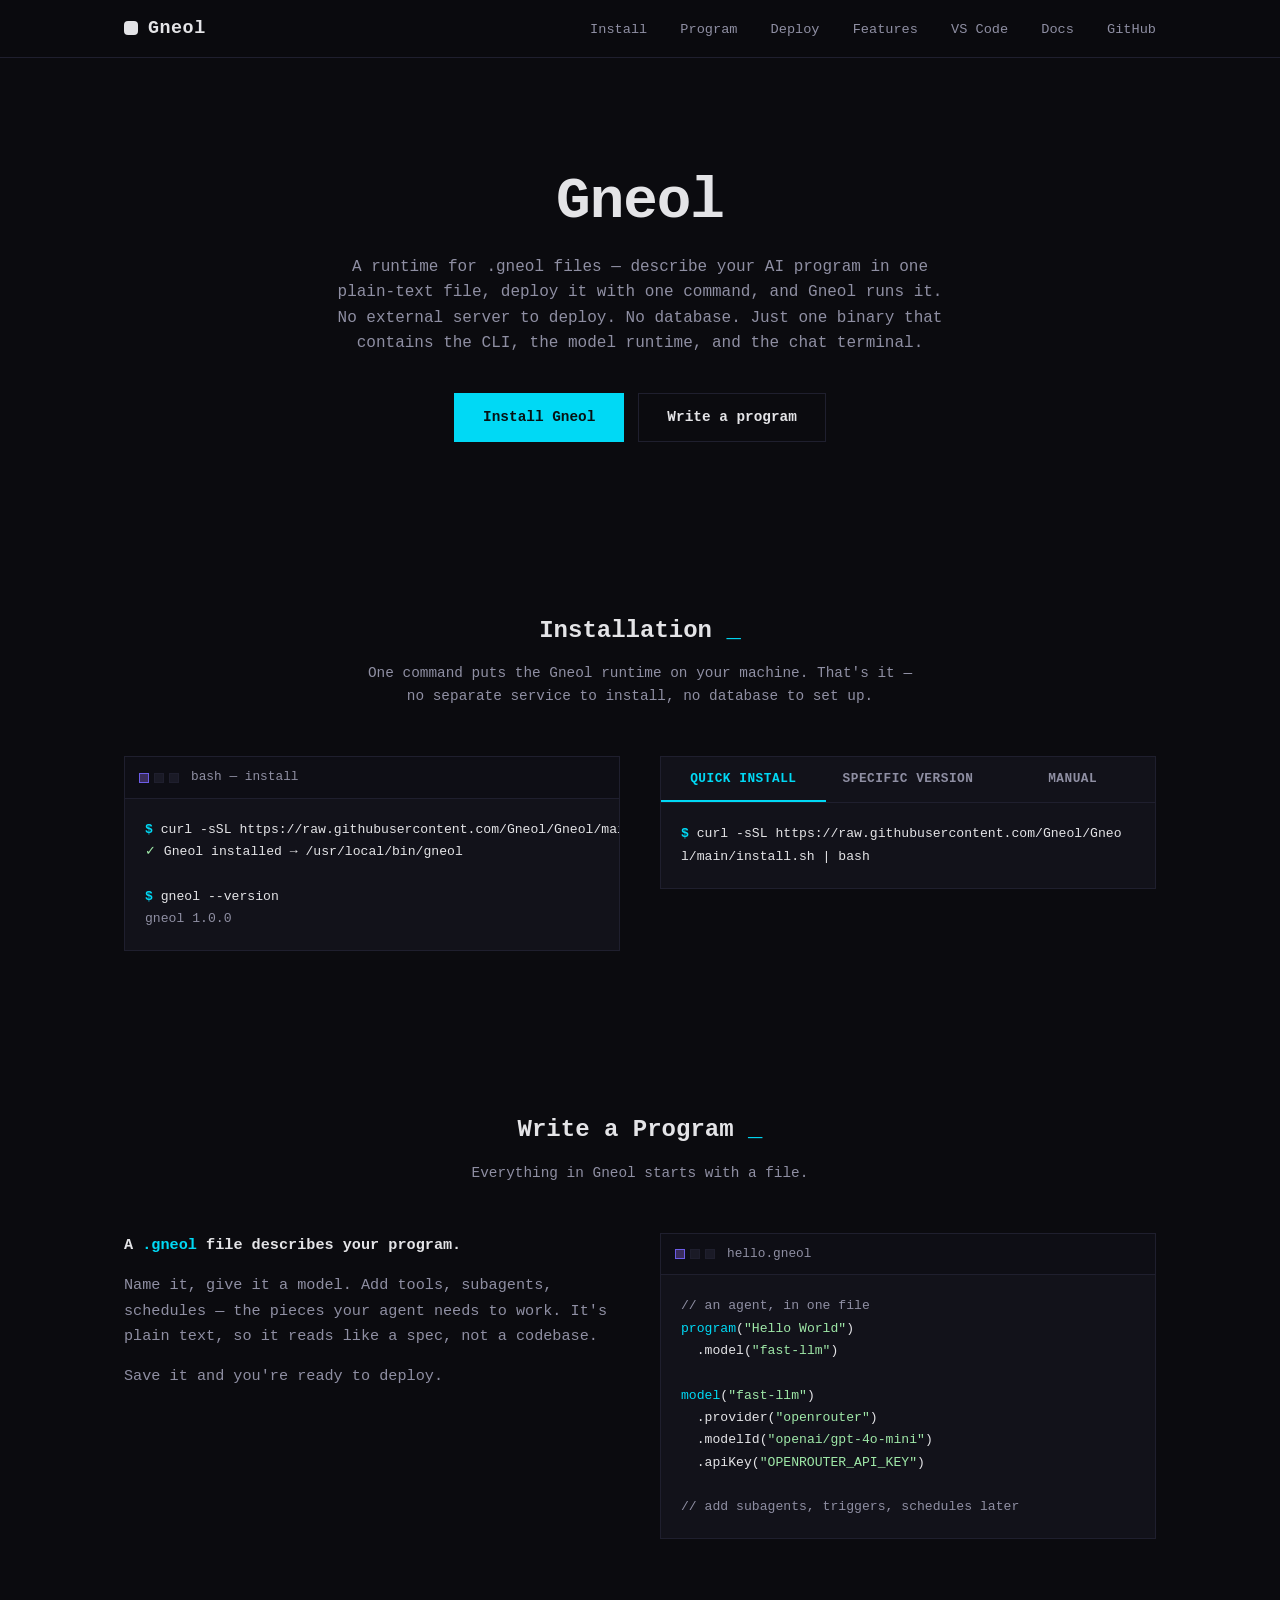
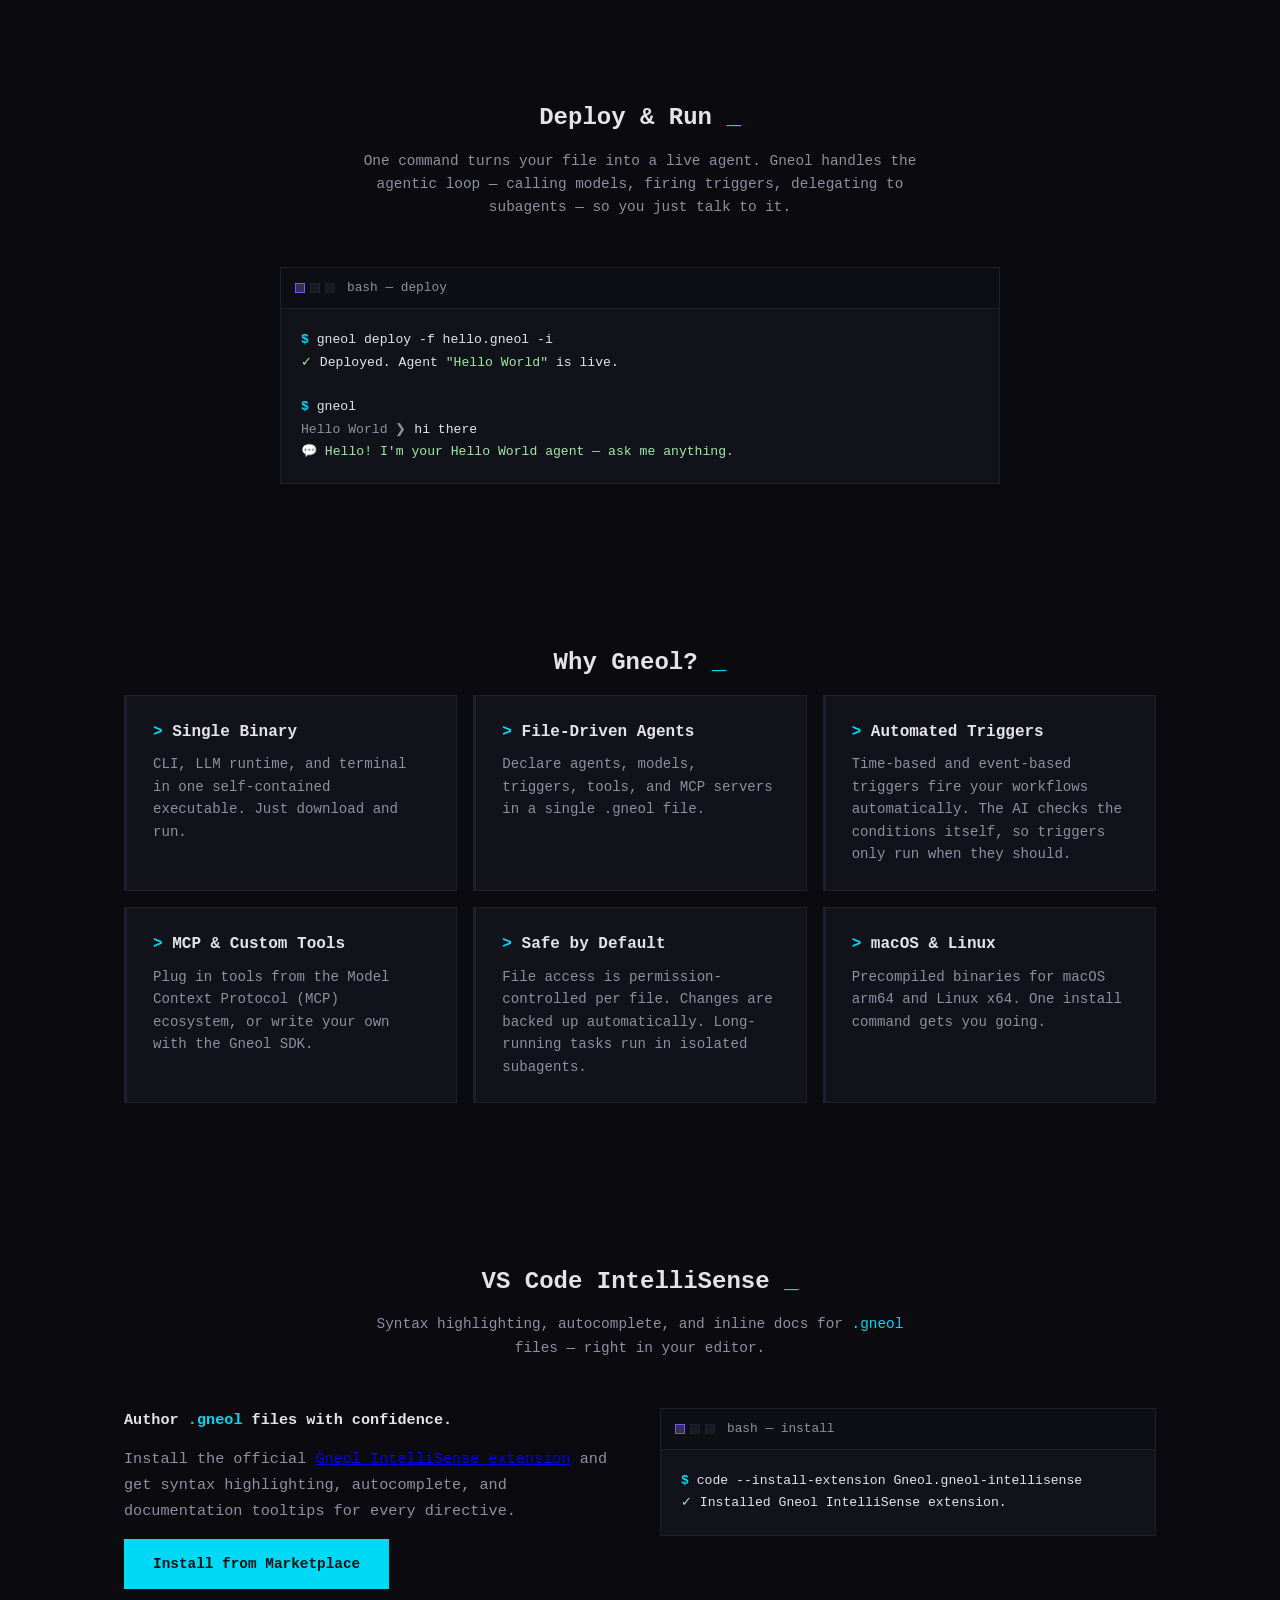
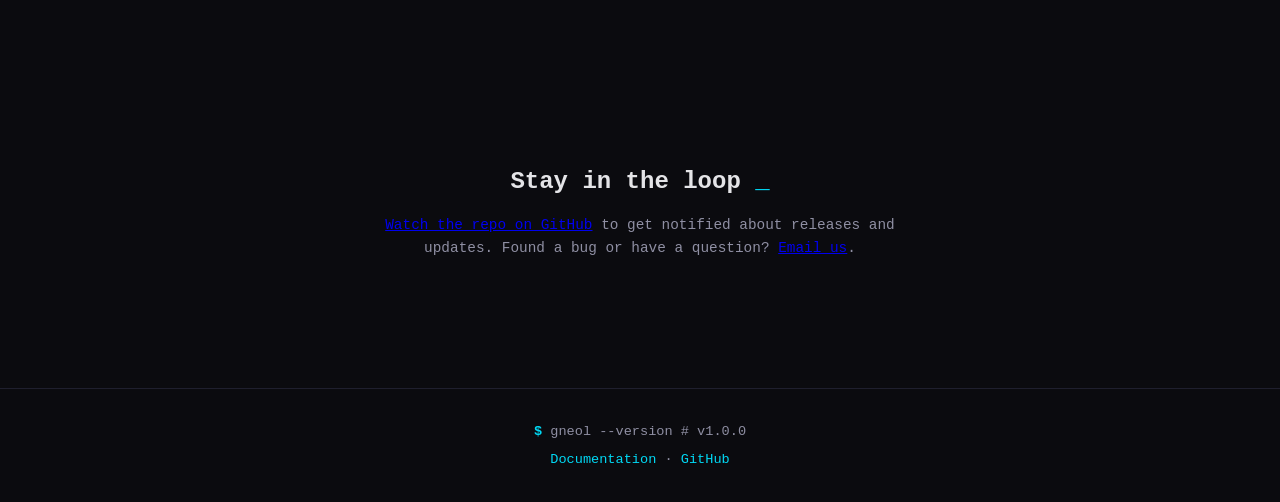
<file: index.html>
<!doctype html>
<html lang="en">
  <head>
    <meta charset="UTF-8" />
    <meta name="viewport" content="width=device-width, initial-scale=1.0" />
    <title>Gneol — AI Platform in a Single Binary</title>
    <meta
      name="description"
      content="Gneol is a runtime for .gneol files — describe your AI program in one plain-text file, deploy it with one command, and Gneol runs it. No external server. No database. Just one binary."
    />
    <link rel="stylesheet" href="styles.css" />





</head>
  <body>
    <nav class="nav">
      <div class="nav-inner">
        <a href="#" class="logo">Gneol</a>
        <div class="nav-links">
          <a href="#install">Install</a>
          <a href="#program">Program</a>
          <a href="#deploy">Deploy</a>
          <a href="#features">Features</a>
          <a href="#vscode">VS Code</a>
          <a href="docs/">Docs</a>
          <a
            href="https://github.com/Gneol/Gneol"
            target="_blank"
            rel="noopener"
            >GitHub</a
          >
        </div>
      </div>
    </nav>

    <header class="hero">
      <div class="hero-inner">
        <h1 class="hero-title">Gneol</h1>
        <p class="hero-sub">
          A runtime for .gneol files — describe your AI program in one
          plain-text file, deploy it with one command, and Gneol runs it.
          No external server to deploy. No database. Just one binary
          that contains the CLI, the model runtime, and the chat terminal.
        </p>
        <div class="hero-cta">
          <a href="#install" class="btn btn-primary">Install Gneol</a>
          <a href="#program" class="btn btn-ghost">Write a program</a>
        </div>
      </div>
    </header>

    <section id="install" class="install">
      <div class="section-inner">
        <h2 class="section-title">Installation</h2>
        <p class="section-sub">
          One command puts the Gneol runtime on your machine. That's it — no
          separate service to install, no database to set up.
        </p>
        <div class="install-grid">
          <div class="terminal">
            <div class="terminal-bar">
              <span class="terminal-dots"
                ><span></span><span></span><span></span></span
              >
              <span class="terminal-title">bash — install</span>
            </div>
            <pre class="terminal-body"><code><span class="t-prompt">$</span> curl -sSL https://raw.githubusercontent.com/Gneol/Gneol/main/install.sh | bash
<span class="t-ok">✓</span> Gneol installed → /usr/local/bin/gneol

<span class="t-prompt">$</span> gneol --version
<span class="t-dim">gneol 1.0.0</span></code></pre>
          </div>
          <div class="install-block">
            <div class="install-tabs">
              <button class="tab active" data-tab="quick">
                Quick install
              </button>
              <button class="tab" data-tab="version">Specific version</button>
              <button class="tab" data-tab="manual">Manual</button>
            </div>
            <div class="install-panel active" id="panel-quick">
              <pre><code><span class="t-prompt">$</span> curl -sSL https://raw.githubusercontent.com/Gneol/Gneol/main/install.sh | bash</code></pre>
            </div>
            <div class="install-panel" id="panel-version">
              <pre><code><span class="t-prompt">$</span> curl -sSL https://raw.githubusercontent.com/Gneol/Gneol/main/install.sh | bash -s -- --version v1.0.0</code></pre>
            </div>
            <div class="install-panel" id="panel-manual">
              <pre><code><span class="t-dim"># Download from GitHub Releases:</span>
<span class="t-dim">#   https://github.com/Gneol/Gneol/releases</span>
#
<span class="t-dim"># macOS (arm64) → gneol-darwin-arm64.tar.gz</span>
<span class="t-dim"># Linux (x64)   → gneol-linux-x64.tar.gz</span></code></pre>
            </div>
          </div>
        </div>
      </div>
    </section>

    <section id="program" class="about">
      <div class="section-inner">
        <h2 class="section-title">Write a Program</h2>
        <p class="section-sub">Everything in Gneol starts with a file.</p>
        <div class="about-grid">
          <div class="about-text">
            <p><strong>A <code>.gneol</code> file describes your program.</strong></p>
            <p>
              Name it, give it a model. Add tools, subagents, schedules — the
              pieces your agent needs to work. It's plain text, so it reads
              like a spec, not a codebase.
            </p>
            <p>
              Save it and you're ready to deploy.
            </p>
          </div>
          <div class="terminal">
            <div class="terminal-bar">
              <span class="terminal-dots"
                ><span></span><span></span><span></span></span
              >
              <span class="terminal-title">hello.gneol</span>
            </div>
            <pre class="terminal-body"><code><span class="t-dim">// an agent, in one file</span>
<span class="t-key">program</span>(<span class="t-str">"Hello World"</span>)
  .model(<span class="t-str">"fast-llm"</span>)

<span class="t-key">model</span>(<span class="t-str">"fast-llm"</span>)
  .provider(<span class="t-str">"openrouter"</span>)
  .modelId(<span class="t-str">"openai/gpt-4o-mini"</span>)
  .apiKey(<span class="t-str">"OPENROUTER_API_KEY"</span>)

<span class="t-dim">// add subagents, triggers, schedules later</span></code></pre>
          </div>
        </div>
      </div>
    </section>

    <section id="deploy" class="deploy">
      <div class="section-inner">
        <h2 class="section-title">Deploy &amp; Run</h2>
        <p class="section-sub">
          One command turns your file into a live agent. Gneol handles the
          agentic loop — calling models, firing triggers, delegating to
          subagents — so you just talk to it.
        </p>
        <div class="terminal">
          <div class="terminal-bar">
            <span class="terminal-dots"
              ><span></span><span></span><span></span></span
            >
            <span class="terminal-title">bash — deploy</span>
          </div>
          <pre class="terminal-body"><code><span class="t-prompt">$</span> gneol deploy -f hello.gneol -i
<span class="t-ok">✓</span> Deployed. Agent <span class="t-str">"Hello World"</span> is live.

<span class="t-prompt">$</span> gneol
<span class="t-dim">Hello World ❯</span> hi there
<span class="t-ok">💬 Hello! I'm your Hello World agent — ask me anything.</span></code></pre>
        </div>
      </div>
    </section>

    <section id="features" class="features">
      <div class="section-inner">
        <h2 class="section-title">Why Gneol?</h2>
        <div class="feature-grid">
          <div class="feature-card">
            <h3>Single Binary</h3>
            <p>
              CLI, LLM runtime, and terminal in one self-contained executable.
              Just download and run.
            </p>
          </div>
          <div class="feature-card">
            <h3>File-Driven Agents</h3>
            <p>
              Declare agents, models, triggers, tools, and MCP servers in a
              single .gneol file.
            </p>
          </div>
          <div class="feature-card">
            <h3>Automated Triggers</h3>
            <p>
              Time-based and event-based triggers fire your workflows
              automatically. The AI checks the conditions itself, so triggers
              only run when they should.
            </p>
          </div>
          <div class="feature-card">
            <h3>MCP &amp; Custom Tools</h3>
            <p>
              Plug in tools from the Model Context Protocol (MCP) ecosystem,
              or write your own with the Gneol SDK.
            </p>
          </div>
          <div class="feature-card">
            <h3>Safe by Default</h3>
            <p>
              File access is permission-controlled per file. Changes are
              backed up automatically. Long-running tasks run in isolated
              subagents.
            </p>
          </div>
          <div class="feature-card">
            <h3>macOS &amp; Linux</h3>
            <p>
              Precompiled binaries for macOS arm64 and Linux x64. One install
              command gets you going.
            </p>
          </div>
        </div>
      </div>
    </section>

    <section id="vscode" class="about">
      <div class="section-inner">
        <h2 class="section-title">VS Code IntelliSense</h2>
        <p class="section-sub">
          Syntax highlighting, autocomplete, and inline docs for
          <code>.gneol</code> files — right in your editor.
        </p>
        <div class="about-grid">
          <div class="about-text">
            <p>
              <strong>Author <code>.gneol</code> files with confidence.</strong>
            </p>
            <p>
              Install the official
              <a
                href="https://marketplace.visualstudio.com/items?itemName=Gneol.gneol-intellisense"
                target="_blank"
                rel="noopener"
                >Gneol IntelliSense extension</a
              >
              and get syntax highlighting, autocomplete, and documentation
              tooltips for every directive.
            </p>
            <p>
              <a
                href="https://marketplace.visualstudio.com/items?itemName=Gneol.gneol-intellisense"
                class="btn btn-primary"
                target="_blank"
                rel="noopener"
                >Install from Marketplace</a
              >
            </p>
          </div>
          <div class="terminal">
            <div class="terminal-bar">
              <span class="terminal-dots"><span></span><span></span><span></span></span>
              <span class="terminal-title">bash — install</span>
            </div>
            <pre class="terminal-body"><code><span class="t-prompt">$</span> code --install-extension Gneol.gneol-intellisense
<span class="t-ok">✓</span> Installed Gneol IntelliSense extension.</code></pre>
          </div>
        </div>
      </div>
    </section>

    <section id="community" class="community">
      <div class="section-inner">
        <h2 class="section-title">Stay in the loop</h2>
        <p class="section-sub">
          <a href="https://github.com/Gneol/Gneol" target="_blank" rel="noopener">Watch the repo on GitHub</a> to get notified about releases and updates. Found a bug or have a question?
          <a href="mailto:tentarclesai@gmail.com?subject=Gneol%20feedback">Email us</a>.
        </p>
      </div>
    </section>

    <footer class="footer">
      <div class="section-inner">
        <p>
          <span class="t-prompt">$</span> gneol --version
          <span class="t-dim"># v1.0.0</span>
        </p>
        <p class="footer-links">
          <a href="docs/">Documentation</a> ·
          <a
            href="https://github.com/Gneol/Gneol"
            target="_blank"
            rel="noopener"
            >GitHub</a
          >
        </p>
      </div>

</footer>
</body>
</html>
</file>
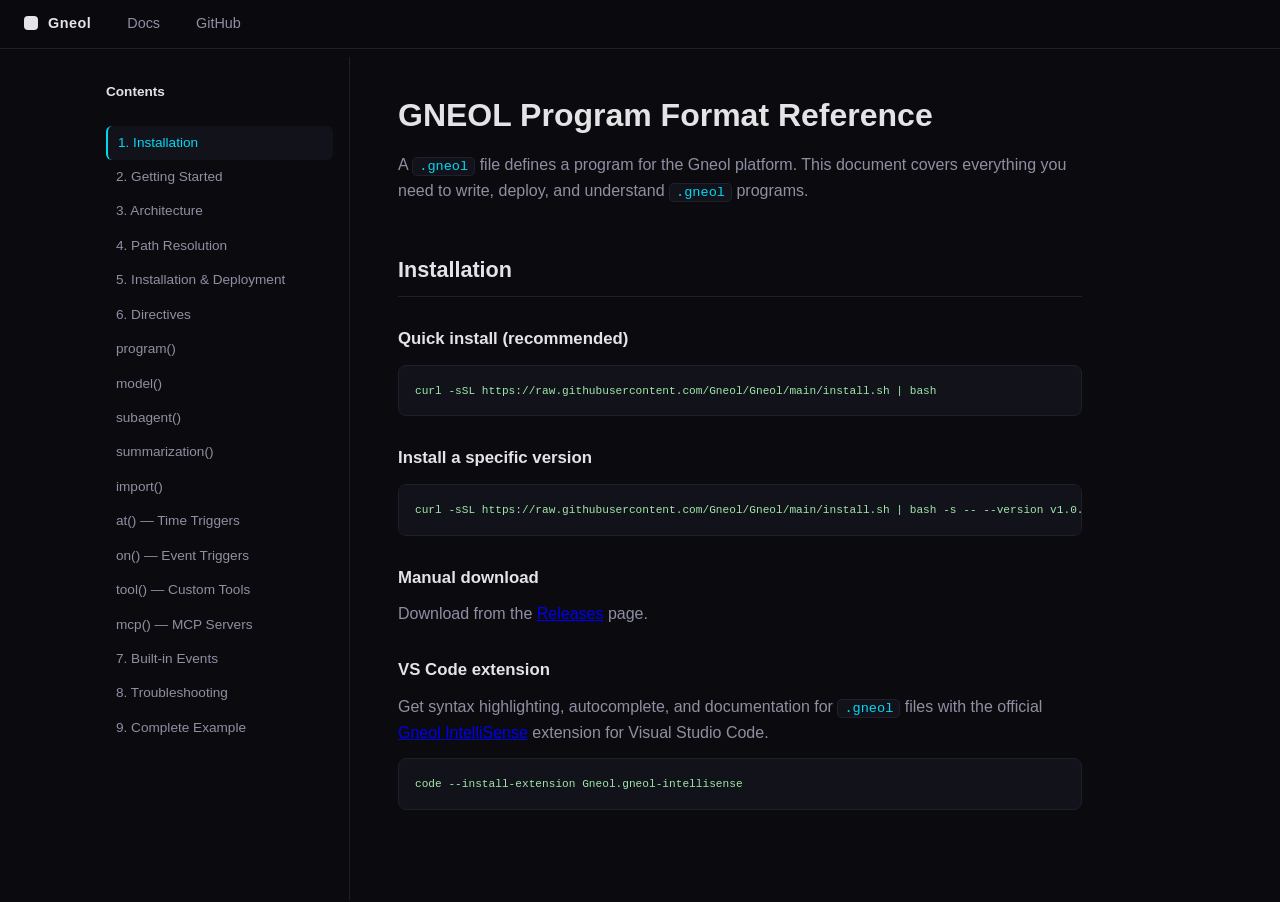
<file: docs/index.html>
<!DOCTYPE html>
<html lang="en">
  <head>
    <meta charset="UTF-8" />
    <meta name="viewport" content="width=device-width, initial-scale=1.0" />
    <title>GNEOL Program Format Reference — Gneol Docs</title>
    <meta name="description" content="Complete reference for writing .gneol programs: program headers, models, subagents, triggers, tools, and MCP servers." />
    <style>
      :root {
        --bg: #0b0b0f;
        --bg-elev: #12121a;
        --border: #1f1f2e;
        --text: #e4e4e7;
        --text-dim: #8f8fa3;
        --accent: #6c5ce7;
        --accent-2: #00d9f5;
      }
      * { margin: 0; padding: 0; box-sizing: border-box; }
      body {
        font-family: -apple-system, BlinkMacSystemFont, "Segoe UI", Roboto, sans-serif;
        background: var(--bg);
        color: var(--text);
        line-height: 1.65;
      }
      code, pre {
        font-family: "SF Mono", Menlo, Monaco, Consolas, monospace;
      }
      .topbar {
        position: sticky;
        top: 0;
        background: rgba(11,11,15,0.9);
        backdrop-filter: blur(10px);
        border-bottom: 1px solid var(--border);
        padding: 12px 24px;
        display: flex;
        align-items: center;
        gap: 20px;
      }
      .topbar a {
        color: var(--text-dim);
        text-decoration: none;
        font-size: 0.9rem;
        margin-right: 16px;
      }
      .topbar a:hover, .topbar a.logo:hover { color: var(--text); }
      .topbar a.logo { color: var(--text); font-weight: 700; letter-spacing: 0.5px; }
      .topbar a.logo::before {
        content: "";
        display: inline-block;
        width: 14px;
        height: 14px;
        background: var(--text);
        border-radius: 4px;
        margin-right: 10px;
        vertical-align: -2px;
      }
      .layout {
        display: grid;
        grid-template-columns: 260px 1fr;
        max-width: 1100px;
        margin: 0 auto;
      }
      .sidebar {
        position: sticky;
        top: 57px;
        height: calc(100vh - 57px);
        overflow-y: auto;
        border-right: 1px solid var(--border);
        padding: 24px 16px;
        font-size: 0.85rem;
      }
      .sidebar a {
        display: block;
        color: var(--text-dim);
        text-decoration: none;
        padding: 6px 10px;
        border-radius: 6px;
      }
      .sidebar a:hover {
        color: var(--text);
        background: var(--bg-elev);
      }
      .content {
        padding: 40px 48px 80px;
        max-width: 780px;
      }
      .doc-section { display: none; }
      .doc-section.active { display: block; }
      .sidebar a.active { color: var(--accent-2); background: var(--bg-elev); border-left: 2px solid var(--accent-2); }
      h1 { font-size: 2rem; margin-bottom: 8px; }
      h2 {
        font-size: 1.35rem;
        margin: 48px 0 16px;
        padding-bottom: 8px;
        border-bottom: 1px solid var(--border);
      }
      h3 { font-size: 1.05rem; margin: 28px 0 10px; }
      h4 { margin: 20px 0 8px; }
      p { margin: 10px 0; color: var(--text-dim); }
      ul, ol { margin: 10px 0 10px 24px; color: var(--text-dim); }
      li { margin: 4px 0; }
      code {
        background: var(--bg-elev);
        border: 1px solid var(--border);
        padding: 1px 6px;
        border-radius: 5px;
        font-size: 0.85em;
        color: var(--accent-2);
      }
      pre {
        background: var(--bg-elev);
        border: 1px solid var(--border);
        border-radius: 8px;
        padding: 14px 16px;
        overflow-x: auto;
        margin: 12px 0;
        font-size: 0.82rem;
      }
      pre code { background: none; border: none; padding: 0; color: #9fe8a8; }
      table {
        border-collapse: collapse;
        width: 100%;
        margin: 12px 0;
        font-size: 0.85rem;
      }
      th, td {
        border: 1px solid var(--border);
        padding: 8px 12px;
        text-align: left;
        color: var(--text-dim);
      }
      th { background: var(--bg-elev); color: var(--text); }
      .note {
        background: rgba(108,92,231,0.08);
        border-left: 3px solid var(--accent);
        padding: 10px 14px;
        border-radius: 0 6px 6px 0;
        margin: 12px 0;
        font-size: 0.9rem;
        color: var(--text-dim);
      }
      .note strong { color: var(--text); }
      @media (max-width: 820px) {
        .layout { grid-template-columns: 1fr; }
        .sidebar { display: none; }
        .content { padding: 24px 20px 60px; }
        .mobile-nav {
          display: block;
          position: sticky;
          top: 57px;
          z-index: 100;
          padding: 12px 20px;
          background: var(--bg);
          border-bottom: 1px solid var(--border);
        }
        .mobile-nav select {
          width: 100%;
          background: var(--bg-elev);
          color: var(--text);
          border: 1px solid var(--border);
          border-radius: 0;
          font-family: inherit;
          font-size: 0.85rem;
          padding: 8px 10px;
          outline: none;
        }
      }
      .mobile-nav { display: none; }
    
    </style>
    <noscript><style>.doc-section { display: block !important; }</style></noscript>
  </head>
  <body>
    <div class="topbar">
      <a href="../" class="logo">Gneol</a>
      <a href="#getting-started">Docs</a>
      <a href="https://github.com/Gneol/Gneol" target="_blank" rel="noopener">GitHub</a>
    </div>

    <div class="mobile-nav">
      <select id="mobile-section-select" aria-label="Jump to section"></select>
    </div>

    <div class="layout">
      <nav class="sidebar">
        <strong>Contents</strong>
        <br /><br />
        <a href="#installation">1. Installation</a>
        <a href="#getting-started">2. Getting Started</a>
        <a href="#architecture">3. Architecture</a>
        <a href="#path-resolution">4. Path Resolution</a>
        <a href="#installation-deployment">5. Installation &amp; Deployment</a>
        <a href="#directives">6. Directives</a>
        <a href="#program">program()</a>
        <a href="#model">model()</a>
        <a href="#subagent">subagent()</a>
        <a href="#summarization">summarization()</a>
        <a href="#import">import()</a>
        <a href="#at">at() — Time Triggers</a>
        <a href="#on">on() — Event Triggers</a>
        <a href="#tool">tool() — Custom Tools</a>
        <a href="#mcp">mcp() — MCP Servers</a>
        <a href="#built-in-events">7. Built-in Events</a>
        <a href="#troubleshooting">8. Troubleshooting</a>
        <a href="#complete-example">9. Complete Example</a>
      </nav>

      <main class="content">
        <h1>GNEOL Program Format Reference</h1>
        <p>A <code>.gneol</code> file defines a program for the Gneol platform. This document covers everything you need to write, deploy, and understand <code>.gneol</code> programs.</p>

        
<div class="doc-section" id="sec-installation">
<h2 id="installation">
Installation</h2>
        <h3>Quick install (recommended)</h3>
<pre><code>curl -sSL https://raw.githubusercontent.com/Gneol/Gneol/main/install.sh | bash</code></pre>
        <h3>Install a specific version</h3>
<pre><code>curl -sSL https://raw.githubusercontent.com/Gneol/Gneol/main/install.sh | bash -s -- --version v1.0.0</code></pre>
        <h3>Manual download</h3>
        <p>Download from the <a href="https://github.com/Gneol/Gneol/releases" target="_blank" rel="noopener">Releases</a> page.</p>
        <h3>VS Code extension</h3>
        <p>
          Get syntax highlighting, autocomplete, and documentation for
          <code>.gneol</code> files with the official
          <a href="https://marketplace.visualstudio.com/items?itemName=Gneol.gneol-intellisense" target="_blank" rel="noopener">Gneol IntelliSense</a>
          extension for Visual Studio Code.
        </p>
<pre><code>code --install-extension Gneol.gneol-intellisense</code></pre>

        
</div>
<div class="doc-section" id="sec-getting-started">
<h2 id="getting-started">
Getting Started</h2>
        <p>A minimal <code>.gneol</code> program is just a header:</p>
<pre><code>program("Hello World")
  .model("fast-llm")</code></pre>
        <div class="note"><strong>Note:</strong> model tags that are not declared in the file must already exist on the local runtime (e.g. pre-cached tags shipped with fresh installs or added via <code>gneol model</code>).</div>
        <p>Save it as <code>hello.gneol</code>, then deploy:</p>
<pre><code>gneol deploy -f hello.gneol -i</code></pre>
        <p>This deploys the program and starts an interactive chat session. To watch the file and redeploy automatically on every save, use <code>-w</code> instead:</p>
<pre><code>gneol deploy -f hello.gneol -w</code></pre>
        <p>Then talk to your agent:</p>
<pre><code>gneol        # start an interactive session in the current directory
gneol -a     # list and select an existing agent, then start chatting</code></pre>
        <p>That creates an agent named after your program title. Agents are the workers of Gneol: they receive messages, call functions, and execute triggers. From here you can add models, subagents, triggers, tools, and MCP servers as described below.</p>

        
</div>
<div class="doc-section" id="sec-architecture">
<h2 id="architecture">
Architecture</h2>
        <p>Gneol programs describe a system of cooperating agents:</p>
        <ul>
          <li><strong>Program</strong> — a <code>.gneol</code> file. Defines models, subagents, triggers, tools, and MCP connections.</li>
          <li><strong>Agent</strong> — a worker spawned from the program header. Each agent has a name, traits, backstory, workspace, and a model.</li>
          <li><strong>Subagent</strong> — a specialized child agent declared with <code>subagent("Name")</code>. Useful for delegating focused tasks (CI monitoring, UI debugging, etc.).</li>
          <li><strong>Trigger</strong> — <code>at()</code> (time-based) or <code>on()</code> (event-based) blocks that fire actions automatically.</li>
          <li><strong>Tool</strong> — a function an agent can call. Built-ins come from the platform; custom ones come from <code>tool()</code> scripts or MCP servers.</li>
          <li><strong>MCP Server</strong> — an external Model Context Protocol server whose tools become callable by agents.</li>
        </ul>
        <p>A deployed program creates a root agent. It can dispatch work to its subagents (e.g., via trigger routing with <code>.sentinel("Name")</code>).</p>

        
</div>
<div class="doc-section" id="sec-path-resolution">
<h2 id="path-resolution">
Path Resolution</h2>
        <p><strong>All relative paths in a <code>.gneol</code> file resolve relative to the directory containing that <code>.gneol</code> file</strong> — not the process CWD and not the agent workspace.</p>
        <p>This applies to:</p>
        <ul>
          <li><code>.context("Label").resource("path")</code></li>
          <li><code>import("path")</code></li>
          <li><code>.script("path")</code> in <code>tool()</code></li>
          <li><code>.config("path")</code> in <code>mcp()</code></li>
          <li><code>.ifExec("path", ...)</code> in <code>at()</code>/<code>on()</code></li>
        </ul>
        <p>Absolute paths and URLs are used as-is.</p>

        
</div>
<div class="doc-section" id="sec-installation-deployment">
<h2 id="installation-deployment">
Installation &amp; Deployment</h2>
        <p>Programs are deployed with the Gneol CLI. Start the runtime first if it isn't already running:</p>
<pre><code>gneol start          # start the runtime (--daemonize to run in background)
gneol deploy -f path/to/file.gneol          # deploy once
gneol deploy -f path/to/file.gneol -i       # deploy, then start an interactive session
gneol deploy -f path/to/file.gneol -w       # watch the file and redeploy on save</code></pre>
        <p><code>deploy</code> reconciles runtime state with your <code>.gneol</code> script:</p>
        <ol>
          <li>Parses the <code>.gneol</code> file and its <code>import()</code>s.</li>
          <li>Creates/updates the root agent for the program.</li>
          <li>Applies model bindings, subagent declarations, and triggers.</li>
          <li>Loads custom <code>tool()</code> scripts.</li>
          <li>Connects <code>mcp()</code> servers and syncs their tools.</li>
          <li>Rebuilds the agent's function list so new tools are immediately available.</li>
        </ol>
        <div class="note"><strong>Note:</strong> some sync steps (e.g., MCP connections) require a runtime restart to take full effect.</div>
        <p>Use <code>-i</code> to jump straight into a chat after deploying, or <code>-w</code> to watch your <code>.gneol</code> file and auto-redeploy every time you save.</p>
        <h3>Other useful commands</h3>
        <table>
          <tr><th>Command</th><th>Purpose</th></tr>
          <tr><td><code>gneol agent list</code></td><td>List agents on the local runtime.</td></tr>
          <tr><td><code>gneol agent scaffold &lt;name&gt;</code></td><td>Generate an agent scaffold as a <code>.gneol</code> snippet.</td></tr>
          <tr><td><code>gneol model list</code></td><td>List models on the local runtime.</td></tr>
          <tr><td><code>gneol mcp list</code></td><td>List MCP servers.</td></tr>
          <tr><td><code>gneol tool list</code></td><td>List tools.</td></tr>
          <tr><td><code>gneol event list</code></td><td>List events.</td></tr>
          <tr><td><code>gneol schedule list</code></td><td>List scheduled triggers.</td></tr>
          <tr><td><code>gneol secrets &lt;action&gt; [key] [value]</code></td><td>Manage encrypted API key store (<code>list</code>, <code>get</code>, <code>set</code>, <code>delete</code>).</td></tr>
          <tr><td><code>gneol convert</code></td><td>Convert <code>.gneol</code> to/from JSON or YAML.</td></tr>
          <tr><td><code>gneol rollback [target]</code></td><td>Rollback a previous deployment or resource change.</td></tr>
          <tr><td><code>gneol stop</code></td><td>Stop the runtime.</td></tr>
          <tr><td><code>gneol -a</code></td><td>List and select an existing agent, then start chatting.</td></tr>
        </table>
        <p>Run <code>gneol --help</code> for the full command list.</p>
        <div class="note"><strong>API keys:</strong> store secrets with <code>gneol secrets set &lt;key&gt; &lt;value&gt;</code>, then reference them from your program with <code>program().env(".env")</code> or <code>.model().apiKey("ENV_VAR")</code> — no hard-coded keys in your <code>.gneol</code> file.</div>

        
</div>
<div class="doc-section" id="sec-directives">
<h2 id="directives">
Directives</h2>

        <h3 id="program">1. program()</h3>
        <p>The program header. Every <code>.gneol</code> file must contain exactly one <code>program()</code> directive. <code>import()</code> directives may appear before it; all other directives must come after.</p>
<pre><code>program("Title")</code></pre>
        <table>
          <tr><th>Sub-function</th><th>Description</th></tr>
          <tr><td><code>.model("tag")</code></td><td>Assigns the parent agent's model tag.</td></tr>
          <tr><td><code>.use("agentId")</code></td><td>Binds the program to a specific existing agent. Usually auto-injected on install.</td></tr>
          <tr><td><code>.env("path")</code></td><td>Specifies an env file path (default: auto-detect).</td></tr>
          <tr><td><code>.context("Label").text("static text")</code></td><td>Injects static context into the system message.</td></tr>
          <tr><td><code>.context("Label").resource("path/or/url")</code></td><td>Loads file/URL content into the system message.</td></tr>
          <tr><td><code>.id("agentId")</code></td><td>Explicitly sets the agent ID. Unless you know what you're doing, let it be auto-injected.</td></tr>
        </table>
<pre><code>program("My App")
  .model("fast-llm")
  .env(".env")
  .context("Policy").text("Never share internal keys.")
  .context("FAQ").resource("./docs/faq.md")</code></pre>

        <h3 id="model">2. model()</h3>
        <p>Declares a model binding for a tag used by agents, subagents, or summarization.</p>
<pre><code>model("tag")</code></pre>
        <table>
          <tr><th>Sub-function</th><th>Description</th></tr>
          <tr><td><code>.provider("name")</code></td><td>The provider name (e.g., <code>openrouter</code>). Required if <code>.apiKey()</code> is set.</td></tr>
          <tr><td><code>.modelId("id")</code></td><td>The model identifier (e.g., <code>openai/gpt-4o</code>).</td></tr>
          <tr><td><code>.apiKey("ENV_VAR")</code></td><td>Env variable name holding the API key.</td></tr>
          <tr><td><code>.temperature(0.7)</code></td><td>0.0 to 1.0.</td></tr>
          <tr><td><code>.maxTokens(4000)</code></td><td>Max output tokens.</td></tr>
          <tr><td><code>.rateLimit(10)</code></td><td>Requests per minute.</td></tr>
        </table>
        <div class="note"><strong>Validation:</strong> <code>provider</code> and <code>apiKey</code> must always be paired.</div>
<pre><code>model("deepseek-v4-flash")
  .provider("openrouter")
  .modelId("deepseek/deepseek-chat")
  .apiKey("DEEPSEEK_API_KEY")
  .temperature(0.7)
  .maxTokens(4000)

model("eagle-eye")
  .provider("openrouter")
  .modelId("openai/gpt-4o")
  .apiKey("OPENROUTER_API_KEY")
  .temperature(0.2)
  .maxTokens(4000)</code></pre>

        <h3 id="subagent">3. subagent()</h3>
        <p>Declares a specialized child agent. (The older <code>sentinel()</code> keyword is deprecated — use <code>subagent()</code> directly in new programs; the example below shows the modern form.)</p>
<pre><code>subagent("Name")</code></pre>
        <table>
          <tr><th>Sub-function</th><th>Description</th></tr>
          <tr><td><code>.model("tag")</code></td><td>Assigns a model tag (empty name = wildcard for all).</td></tr>
          <tr><td><code>.id("agent_id")</code></td><td>Assigns an immutable identifier (used for lookups on re-parse).</td></tr>
          <tr><td><code>.description("text")</code></td><td>Sets the subagent's specialty/description (updates on re-parse).</td></tr>
          <tr><td><code>.backstory("text")</code></td><td>Sets the subagent's persona/instructions.</td></tr>
        </table>
        <p>All sub-functions are optional per subagent.</p>
<pre><code>subagent("Marcus")
  .model("eagle-eye")
  .description("CI monitoring specialist")
  .backstory("You are a CI sentinel. Watch pipelines and report failures.")</code></pre>
        <p>A wildcard declaration applies its model to all subagents that don't declare one:</p>
<pre><code>subagent().model("deepseek-v4-flash")</code></pre>

        <h3 id="summarization">4. summarization()</h3>
        <p>Configures how conversations are summarized for the program's agents.</p>
<pre><code>summarization()</code></pre>
        <table>
          <tr><th>Sub-function</th><th>Description</th></tr>
          <tr><td><code>.model("tag")</code></td><td>Model tag to use for summarization.</td></tr>
          <tr><td><code>.prompt("...")</code></td><td>Summarization prompt (inline text, file path, or URL).</td></tr>
        </table>
<pre><code>summarization()
  .model("fast-llm")
  .prompt("tl;dr in 3 bullets")</code></pre>

        <h3 id="import">5. import()</h3>
        <p>Recursively resolves another <code>.gneol</code> file and inlines its contents. Imported files should be <strong>fragments</strong>: they may contain any directive except another <code>program()</code> header (headers and sub-directives are stripped on import). Circular imports are detected and skipped. Imports can appear anywhere in the file.</p>
<pre><code>import("common.gneol")</code></pre>
<pre><code>// common.gneol — a fragment with shared declarations
model("shared-model")
  .provider("openai")
  .modelId("gpt-4o-mini")
  .apiKey("OPENAI_API_KEY")</code></pre>

        <h3 id="at">6. at() — Time-Based Triggers</h3>
        <p>Schedules an action to run at specific times or intervals.</p>
<pre><code>at("timeExpr")</code></pre>
        <h4>Supported Time Expressions</h4>
        <table>
          <tr><th>Expression</th><th>Meaning</th></tr>
          <tr><td><code>+10s</code> / <code>+5min</code> / <code>+2h</code> / <code>+1d</code></td><td>Relative from deployment time.</td></tr>
          <tr><td><code>9am</code> / <code>3pm</code> / <code>9:40am</code></td><td>Absolute 12-hour (agent's local timezone).</td></tr>
          <tr><td><code>14:30</code> / <code>18:00</code></td><td>Absolute 24-hour (agent's local timezone).</td></tr>
          <tr><td><code>every:30mins</code> / <code>every:1h</code></td><td>Recurring interval.</td></tr>
          <tr><td><code>every:Mon</code> / <code>every:Tuesday</code></td><td>Day of week.</td></tr>
          <tr><td><code>every:1st</code> / <code>every:15th</code></td><td>Day of month.</td></tr>
        </table>
        <p>Fires are executed while the runtime is running; a missed fire while the runtime is down is not retroactively queued.</p>
        <h4>Sub-functions</h4>
        <table>
          <tr><th>Sub-function</th><th>Description</th></tr>
          <tr><td><code>.max(N)</code></td><td>Max triggers before auto-stop.</td></tr>
          <tr><td><code>.do("message")</code></td><td>Action message sent to the agent (or routed subagent). Chainable: <code>.do("a").do("b")</code>.</td></tr>
          <tr><td><code>.resource("path")</code></td><td>Attach file/URL context to the action.</td></tr>
          <tr><td><code>.if("condition text")</code></td><td>LLM-evaluated condition; action only runs if true.</td></tr>
          <tr><td><code>.ifExec("script", "operator", "expected")</code></td><td>Runs a shell script and compares stdout to expected. Operators: <code>eq</code> (default), <code>lt</code>, <code>gt</code>, <code>contains</code>. Two-arg form uses <code>eq</code>.</td></tr>
          <tr><td><code>.sentinel("name")</code></td><td>Route the action to a subagent (deprecated alias).</td></tr>
          <tr><td><code>.modify()</code></td><td>Tag for review.</td></tr>
        </table>
<pre><code>at("every:10min")
  .if("Backend health endpoint is reachable")
  .do("Run health probe")
  .max(1)</code></pre>
<pre><code>at("every:5min")
  .ifExec("./scripts/health.sh", "ok")
  .do("Health check passed.")
  .max(3)</code></pre>
<pre><code>at("every:1min")
  .ifExec("./scripts/cpu.sh", "gt", "80")
  .do("CPU threshold exceeded.")
  .max(5)</code></pre>

        <h3 id="on">7. on() — Event-Based Triggers</h3>
        <p>Fires when an event is received. Events are pushed to the agent via the platform; see <a href="#built-in-events">Built-in Events</a>. (The <code>.sentinel("name")</code> routing option below is a deprecated alias for routing to a subagent — use the subagent's name directly.)</p>
<pre><code>on("eventName")</code></pre>
        <table>
          <tr><th>Sub-function</th><th>Description</th></tr>
          <tr><td><code>.maxSize(N)</code></td><td>Max pending jobs before auto-fire (fires once threshold reached).</td></tr>
          <tr><td><code>.delay(N)</code></td><td>Debounce window in seconds (coalesces rapid events).</td></tr>
          <tr><td><code>.do("message")</code></td><td>Action message. Chainable: <code>.do("a").do("b")</code>.</td></tr>
          <tr><td><code>.resource("path")</code></td><td>Attach file/URL context.</td></tr>
          <tr><td><code>.if("condition text")</code></td><td>LLM-evaluated condition.</td></tr>
          <tr><td><code>.sentinel("name")</code></td><td>Route to a subagent (deprecated alias).</td></tr>
          <tr><td><code>.modify()</code></td><td>Tag for review.</td></tr>
          <tr><td><code>.max(N)</code></td><td>Max triggers before auto-stop (global limit).</td></tr>
        </table>
<pre><code>on("deploy-event")
  .maxSize(1)
  .delay(10)
  .if("Latest CI passed")
  .do("Run deployment.")
  .sentinel("Marcus")</code></pre>

        <h3 id="tool">8. tool() — Custom Tool Scripts</h3>
        <p>Declares a custom tool module from a worker script.</p>
<pre><code>tool("name")</code></pre>
        <table>
          <tr><th>Sub-function</th><th>Description</th></tr>
          <tr><td><code>.script("path")</code></td><td>Path to the worker script (relative or absolute).</td></tr>
          <tr><td><code>.description("text")</code></td><td>Human-readable description of the module.</td></tr>
        </table>
        <p>Worker scripts are written with the Gneol SDK (<code>gneol-sdk</code>, npm). See the SDK documentation for how to define tools.</p>
        <p>After install, tools are available as <code>tool.&lt;ModuleName&gt;.&lt;toolName&gt;()</code>. Action logs from <code>action()</code> are forwarded to the session stream.</p>
<pre><code>tool("CustomTool")
  .script("./custom_tool.js")</code></pre>

        <h3 id="mcp">9. mcp() — MCP Server Declarations</h3>
        <p>Connects MCP servers and syncs their tools into the agent's function list. <code>mcp("name").config(...)</code> uses the standard MCP config JSON format.</p>
<pre><code>mcp("name")</code></pre>
        <table>
          <tr><th>Sub-function</th><th>Description</th></tr>
          <tr><td><code>.config("path/or/url")</code></td><td>Local JSON config file path, or URL to a remote config.</td></tr>
          <tr><td><code>.token("ENV_VAR")</code></td><td>Chainable. Adds auth tokens: first token becomes <code>Authorization: Bearer</code> (HTTP) or <code>TOKEN</code> env (STDIO); extras become <code>X-Token-2</code> (HTTP) / <code>TOKEN_2</code> (STDIO).</td></tr>
        </table>
        <p><strong>Config format:</strong></p>
<pre><code>{
  "mcpServers": {
    "filesystem": {
      "command": "npx",
      "args": ["-y", "@modelcontextprotocol/server-filesystem", "/tmp"]
    },
    "exa": {
      "url": "https://mcp.exa.ai/mcp"
    }
  }
}</code></pre>
        <p>Supports <code>stdio</code> (<code>command</code>/<code>args</code>) and HTTP Streamable (<code>url</code>) transports. Optional <code>env</code>/<code>headers</code> fields are supported; <code>${VAR}</code> placeholders are expanded from the environment.</p>
<pre><code>mcp("test-servers")
  .config("mcp-servers.json")

mcp("secure-api")
  .config("mcp-remote.json")
  .token("MY_API_TOKEN")</code></pre>

        
</div>
<div class="doc-section" id="sec-built-in-events">
<h2 id="built-in-events">
Built-in Events</h2>
        <table>
          <tr><th>Event</th><th>Fired when</th></tr>
          <tr><td><code>Idle</code></td><td>The agent is idle (no pending work). Often used for keep-alive checks.</td></tr>
          <tr><td><code>deploy-event</code></td><td>A program is deployed/redeployed (useful for CI-triggered deployments).</td></tr>
          <tr><td><code>message</code></td><td>A user or agent message arrives.</td></tr>
        </table>
        <p>Custom application events can be emitted by tools/scripts; <code>on("name")</code> listens for any event pushed to the agent.</p>

        
</div>
<div class="doc-section" id="sec-troubleshooting">
<h2 id="troubleshooting">
Troubleshooting</h2>
        <h4>Deploy fails with "missing model binding"</h4>
        <p>Every <code>.model("tag")</code> reference in the header/subagents must have a matching <code>model("tag")</code> block, or the tag must already be cached.</p>
        <h4>MCP tools not appearing</h4>
        <p>Ensure <code>mcp()</code> config paths are correct, then restart the runtime after deploy; HTTP servers may require network access. Tools appear prefixed with the declared MCP name: <code>mcp.&lt;name&gt;.&lt;toolName&gt;</code> (e.g., <code>mcp.test-servers.&lt;toolName&gt;</code>).</p>
        <h4>Trigger never fires</h4>
        <p>Check the <code>at()</code> / <code>on()</code> conditions. LLM-evaluated <code>.if()</code> can fail silently; try removing it to isolate.</p>
        <h4><code>ifExec</code> not matching</h4>
        <p>Confirm the script is executable and its stdout exactly matches (or use <code>contains</code>). Paths resolve relative to the <code>.gneol</code> file.</p>
        <h4>Subagent not receiving routed actions</h4>
        <p>Verify the subagent name matches a <code>subagent("Name")</code> declaration exactly.</p>

        
</div>
<div class="doc-section" id="sec-complete-example">
<h2 id="complete-example">
Complete Example</h2>
<pre><code>program("Dispatch Test")
  .model("deepseek-v4-flash") // ensure a model("deepseek-v4-flash") block exists or the tag is cached
  .env(".env")
  .context("Policy").text("Never share internal keys.")
  .context("FAQ").resource("./docs/faq.md")

model("deepseek-v4-flash")
  .provider("openrouter")
  .modelId("deepseek/deepseek-chat")
  .apiKey("DEEPSEEK_API_KEY")
  .temperature(0.7)
  .maxTokens(4000)

model("eagle-eye")
  .provider("openrouter")
  .modelId("openai/gpt-4o")
  .apiKey("OPENROUTER_API_KEY")
  .temperature(0.2)
  .maxTokens(4000)

subagent("Marcus")
  .model("eagle-eye")
  .description("CI sentinel")

subagent().model("deepseek-v4-flash")

summarization().model("deepseek-v4-flash").prompt("tl;dr in 3 bullets")

tool("CustomTool")
  .script("./custom_tool.js")

mcp("test-servers")
  .config("mcp-servers.json")

at("every:10min")
  .if("Context feature is fully working")
  .do("Log: Context feature is done.")
  .max(1)

on("deploy-event")
  .maxSize(1)
  .if("Latest CI passed")
  .do("Run deployment.")

at("every:5min")
  .ifExec("./scripts/health.sh", "ok")
  .do("Health check passed.")
  .max(3)

at("every:1min")
  .ifExec("./scripts/cpu.sh", "gt", "80")
  .do("CPU threshold exceeded.")
  .max(5)</code></pre>
      
</div>
</main>

    <script>
      // Docs navigation — show one section at a time
      (function () {
        var links = document.querySelectorAll(".sidebar a");
        var sections = document.querySelectorAll(".doc-section");

        function showSection(id) {
          sections.forEach(function (s) {
            s.classList.remove("active");
            if (s.id === "sec-" + id) s.classList.add("active");
          });
          links.forEach(function (l) {
            l.classList.remove("active");
            if (l.getAttribute("href") === "#" + id) l.classList.add("active");
          });
          var sel = document.getElementById("mobile-section-select");
          if (sel && sel.value !== id) sel.value = id;
        }

        links.forEach(function (link) {
          link.addEventListener("click", function (e) {
            var id = link.getAttribute("href").slice(1);
            var target = document.getElementById("sec-" + id);
            // Sub-items (e.g. program(), model()) live under Directives
            if (target) {
              showSection(id);
            } else {
              showSection("directives");
            }
            // Keep active highlight on the parent item for sub-item clicks
            if (!target) {
              links.forEach(function (l) {
                l.classList.remove("active");
                if (l.getAttribute("href") === "#directives") l.classList.add("active");
              });
              var sel = document.getElementById("mobile-section-select");
              if (sel) sel.value = "directives";
            }
          });
        });

        // Build mobile select options from sidebar links, showing top-level sections
        var sel = document.getElementById("mobile-section-select");
        if (sel) {
          var seen = {};
          links.forEach(function (l) {
            var id = l.getAttribute("href").slice(1);
            var label = l.textContent.replace(/^\d+\.\s*/, "");
            if (id === "directives" || !document.getElementById("sec-" + id)) return;
            if (seen[id]) return;
            seen[id] = true;
            var opt = document.createElement("option");
            opt.value = id;
            opt.textContent = label;
            sel.appendChild(opt);
          });
          sel.addEventListener("change", function () {
            showSection(sel.value);
            window.scrollTo({ top: 0, behavior: "smooth" });
          });
        }

        // Show first section by default if none active
        if (!document.querySelector(".doc-section.active") && sections.length) {
          sections[0].classList.add("active");
          showSection(sections.length ? sections[0].id.slice(4) : "");
        }
        if (!document.querySelector(".sidebar a.active")) {
          var first = links[0];
          if (first) first.classList.add("active");
        }
      })();
    </script>
</div>
  </body>
</html>
</file>
<file: styles.css>
/* Gneol Landing Page — console aesthetic */

:root {
  --bg: #0b0b0f;
  --bg-elev: #12121a;
  --border: #1f1f2e;
  --text: #e4e4e7;
  --text-dim: #8f8fa3;
  --accent: #6c5ce7;
  --accent-2: #00d9f5;
}

* {
  margin: 0;
  padding: 0;
  box-sizing: border-box;
}

html {
  scroll-behavior: smooth;
}

body {
  font-family: "SF Mono", Menlo, Monaco, Consolas, "Liberation Mono", monospace;
  background: var(--bg);
  color: var(--text);
  line-height: 1.6;
  font-size: 0.95rem;
}

code,
pre {
  font-family: "SF Mono", Menlo, Monaco, Consolas, "Liberation Mono", monospace;
}

/* --- syntax colors --- */
.t-prompt {
  color: var(--accent-2);
  font-weight: 700;
}
.t-key {
  color: var(--accent-2);
}
.t-str {
  color: #9fe8a8;
}
.t-dim {
  color: var(--text-dim);
}
.t-ok {
  color: #9fe8a8;
}

/* --- nav --- */
.nav {
  position: fixed;
  top: 0;
  left: 0;
  right: 0;
  z-index: 100;
  background: rgba(11, 11, 15, 0.9);
  backdrop-filter: blur(12px);
  border-bottom: 1px solid var(--border);
}

.nav-inner {
  max-width: 1080px;
  margin: 0 auto;
  padding: 14px 24px;
  display: flex;
  align-items: center;
  justify-content: space-between;
}

.logo {
  font-size: 1.15rem;
  font-weight: 700;
  color: var(--text);
  text-decoration: none;
  letter-spacing: 0.5px;
}

.logo::before {
  content: "";
  display: inline-block;
  width: 14px;
  height: 14px;
  background: var(--text);
  border-radius: 4px;
  margin-right: 10px;
  vertical-align: -2px;
}

.nav-links a {
  color: var(--text-dim);
  text-decoration: none;
  margin-left: 24px;
  font-size: 0.85rem;
  transition: color 0.15s;
}

.nav-links a:hover {
  color: var(--accent-2);
}

/* --- hero --- */
.hero {
  padding: 170px 24px 90px;
  text-align: center;
}

.hero-prompt {
  font-size: 1.1rem;
  color: var(--text-dim);
  margin-bottom: 20px;
}

.hero-cmd {
  color: var(--text);
  animation: cursor 1.1s steps(1) infinite;
}

@keyframes cursor {
  50% {
    opacity: 0;
  }
}

.hero-title {
  font-size: clamp(2.4rem, 6vw, 3.6rem);
  font-weight: 800;
  line-height: 1.12;
  letter-spacing: -1px;
}

.gradient {
  color: var(--accent-2);
}

.hero-sub {
  margin: 20px auto 0;
  max-width: 620px;
  font-size: 1rem;
  color: var(--text-dim);
}

.hero-sub code {
  background: var(--bg-elev);
  border: 1px solid var(--border);
  padding: 2px 8px;
  color: var(--accent-2);
  font-size: 0.9em;
}

.hero-cta {
  margin-top: 36px;
  display: flex;
  gap: 14px;
  justify-content: center;
  flex-wrap: wrap;
}

/* --- buttons --- */
.btn {
  display: inline-block;
  padding: 12px 28px;
  font-family: inherit;
  font-weight: 700;
  font-size: 0.9rem;
  text-decoration: none;
  border: 1px solid transparent;
  transition: box-shadow 0.15s, border-color 0.15s, background 0.15s;
}

.btn-primary {
  background: var(--accent-2);
  color: #061214;
  border-radius: 0;
  box-shadow: 0 0 0 rgba(0, 217, 245, 0);
}

.btn-primary:hover {
  background: #2be6ff;
  box-shadow: 0 0 20px rgba(0, 217, 245, 0.35), 0 0 40px rgba(0, 217, 245, 0.15);
}

.btn-ghost {
  border: 1px solid var(--border);
  color: var(--text);
  border-radius: 0;
}

.btn-ghost:hover {
  border-color: var(--accent-2);
  box-shadow: 0 0 16px rgba(0, 217, 245, 0.15);
}

/* --- sections --- */
.section-inner {
  max-width: 1080px;
  margin: 0 auto;
  padding: 80px 24px;
}

.section-title {
  font-size: 1.5rem;
  font-weight: 700;
  text-align: center;
  margin-bottom: 12px;
}

.section-title::before {
  content: "";
}

.section-title::after {
  content: " _";
  color: var(--accent-2);
  animation: cursor 1.1s steps(1) infinite;
}

.section-sub {
  text-align: center;
  color: var(--text-dim);
  max-width: 560px;
  margin: 0 auto 48px;
  font-size: 0.9rem;
}

.section-sub code {
  color: var(--accent-2);
}

/* --- about --- */
.about-grid {
  display: grid;
  grid-template-columns: 1fr 1fr;
  gap: 40px;
  align-items: start;
}

.about-text p {
  color: var(--text-dim);
  margin-bottom: 14px;
  font-size: 0.95rem;
  line-height: 1.7;
}

.about-text p strong {
  color: var(--text);
}

.about-text code {
  color: var(--accent-2);
}

/* --- deploy --- */
.deploy .terminal {
  max-width: 720px;
  margin: 0 auto;
}

/* --- terminals --- */
.terminal {
  background: var(--bg-elev);
  border: 1px solid var(--border);
  overflow: hidden;
}

.terminal-bar {
  display: flex;
  align-items: center;
  gap: 12px;
  padding: 10px 14px;
  border-bottom: 1px solid var(--border);
  background: #0e0e15;
}

.terminal-dots {
  display: flex;
  gap: 5px;
}

.terminal-dots span {
  width: 10px;
  height: 10px;
  border: 1px solid var(--border);
  background: #1a1a26;
}

.terminal-dots span:first-child {
  background: #3a2d5c;
  border-color: var(--accent);
}

.terminal-title {
  font-size: 0.8rem;
  color: var(--text-dim);
}

.terminal-body {
  padding: 20px;
  font-size: 0.82rem;
  line-height: 1.7;
  overflow-x: auto;
  white-space: pre;
}

.terminal-body code {
  color: var(--text);
}

/* --- install --- */
.install-grid {
  display: grid;
  grid-template-columns: 1fr 1fr;
  gap: 40px;
  align-items: start;
}

.install-block {
  background: var(--bg-elev);
  border: 1px solid var(--border);
  overflow: hidden;
}

.install-tabs {
  display: flex;
  border-bottom: 1px solid var(--border);
}

.tab {
  flex: 1;
  background: transparent;
  border: none;
  color: var(--text-dim);
  font-family: inherit;
  font-size: 0.8rem;
  font-weight: 700;
  padding: 14px;
  cursor: pointer;
  transition: color 0.15s, background 0.15s;
  border-bottom: 2px solid transparent;
  text-transform: uppercase;
  letter-spacing: 0.5px;
}

.tab:hover {
  color: var(--text);
}

.tab.active {
  color: var(--accent-2);
  border-bottom-color: var(--accent-2);
}

.install-panel {
  display: none;
  padding: 20px;
}

.install-panel.active {
  display: block;
}

.install-panel pre {
  overflow-x: auto;
  font-size: 0.82rem;
  color: var(--text);
  white-space: pre-wrap;
  word-break: break-all;
  line-height: 1.7;
}

/* --- features --- */
.feature-grid {
  display: grid;
  grid-template-columns: repeat(auto-fit, minmax(280px, 1fr));
  gap: 16px;
}

.feature-card {
  background: var(--bg-elev);
  border: 1px solid var(--border);
  padding: 24px 26px;
  border-left: 3px solid var(--border);
  transition: border-color 0.15s, box-shadow 0.15s;
}

.feature-card:hover {
  border-color: var(--border);
  border-left-color: var(--accent-2);
  box-shadow: 0 0 20px rgba(0, 217, 245, 0.1);
}

.feature-card h3 {
  font-size: 1rem;
  margin-bottom: 8px;
  color: var(--text);
}

.feature-card h3::before {
  content: "> ";
  color: var(--accent-2);
}

.feature-card p {
  color: var(--text-dim);
  font-size: 0.88rem;
  line-height: 1.6;
}

/* --- footer --- */
.footer {
  border-top: 1px solid var(--border);
  text-align: center;
  color: var(--text-dim);
  font-size: 0.85rem;
}

.footer .section-inner {
  padding: 32px 24px;
}

.footer-links {
  margin-top: 6px;
}

.footer-links a {
  color: var(--accent-2);
  text-decoration: none;
}

/* --- responsive --- */
@media (max-width: 800px) {
  .about-grid,
  .install-grid {
    grid-template-columns: 1fr;
  }

  .nav-links a {
    margin-left: 14px;
    font-size: 0.8rem;
  }

  .hero {
    padding-top: 140px;
  }

  .section-inner {
    padding: 56px 16px;
  }
}
</file>
